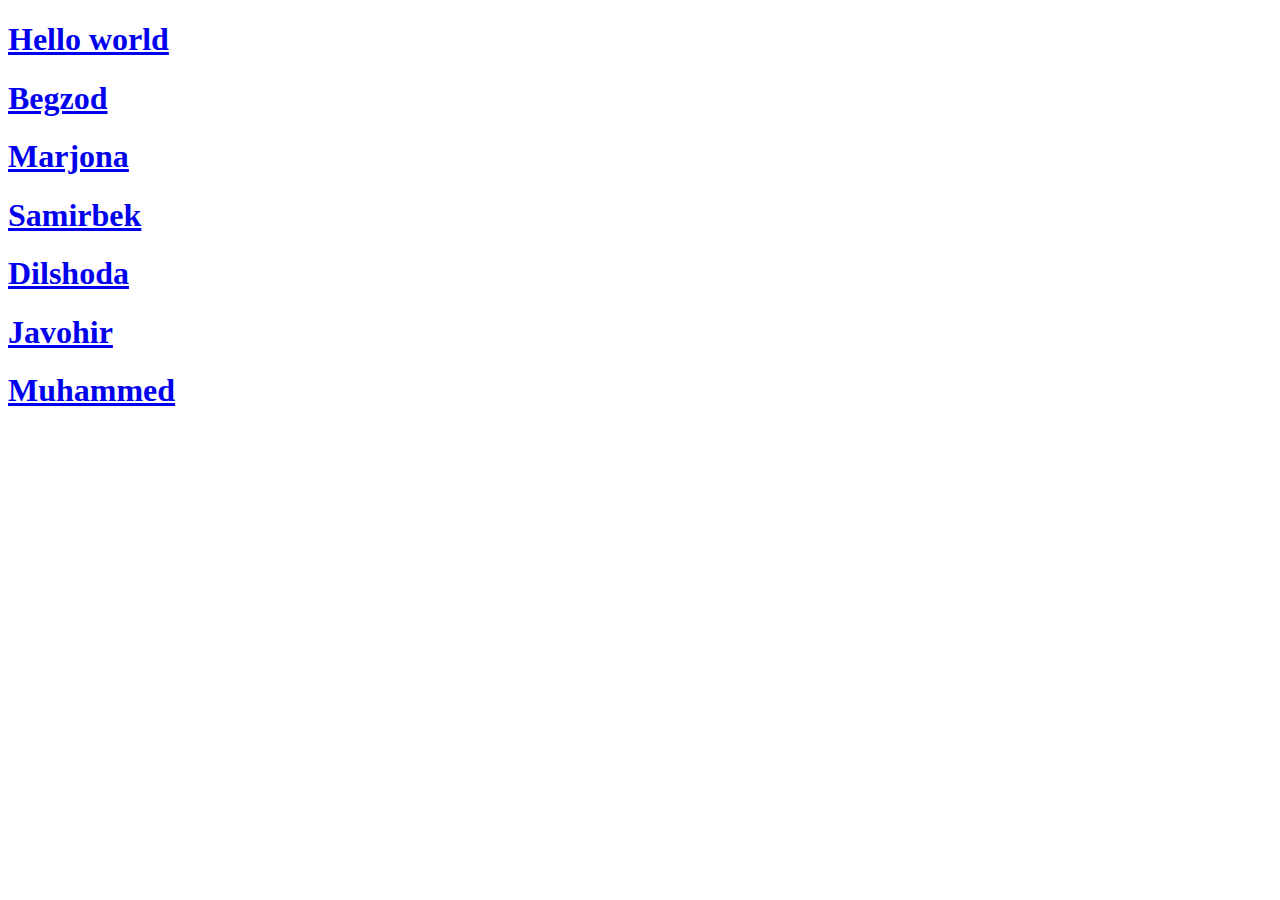
<file: index.html>
<!DOCTYPE html>
<html lang="en">
<head>
    <meta charset="UTF-8">
    <meta name="viewport" content="width=device-width, initial-scale=1.0">
    <title>Jamoa</title>
</head>
<body>

    <h1><a href="./index.html">Hello world</a></h1>
    <h1><a href="./pages/dulik.html">Begzod</a></h1>
    <h1><a href="./pages/marjona.html">Marjona</a></h1>   
    <h1><a href="./pages/samirbek.html">Samirbek</a></h1>
    <h1><a href="./pages/dilshoda.html">Dilshoda</a></h1>
    <h1><a href="./javohir.html">Javohir</a></h1>
    <h1><a href="./pages/muhammed.html">Muhammed</a></h1>

     
</body>
</html>
</file>
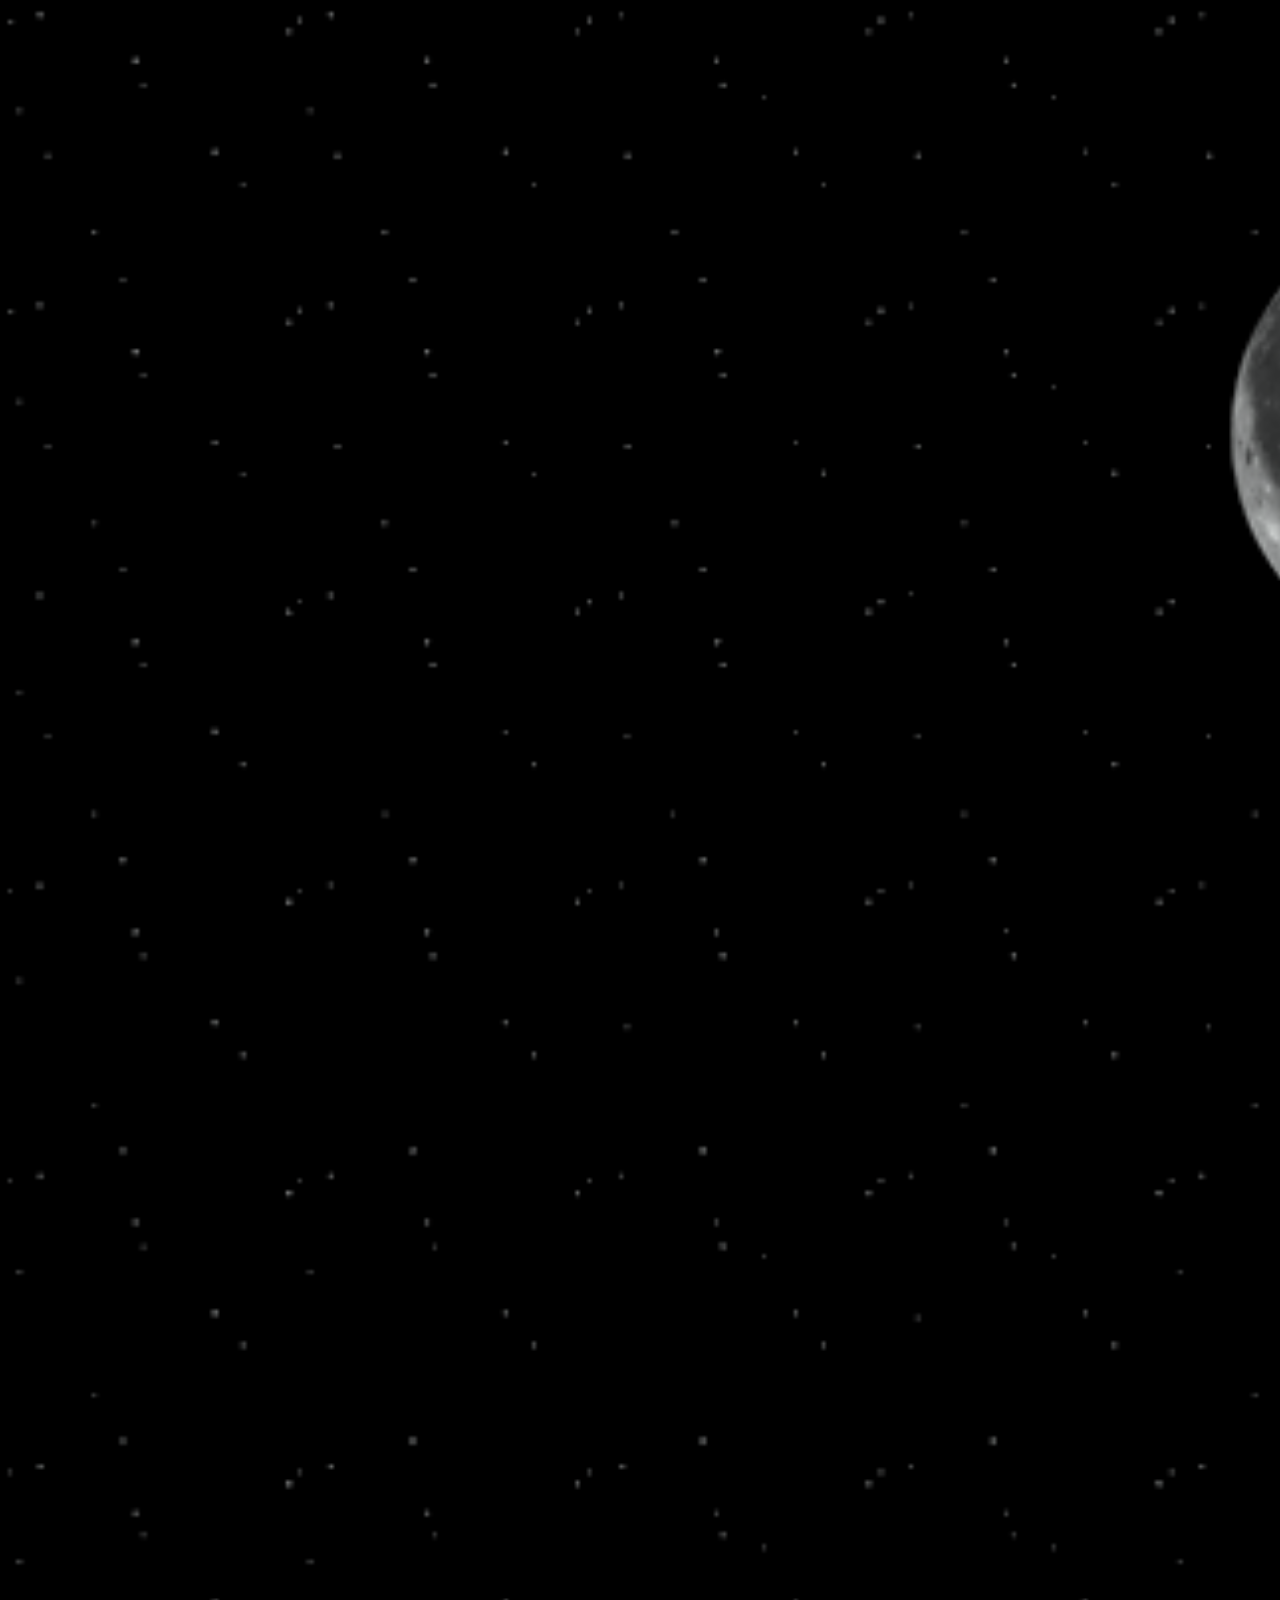
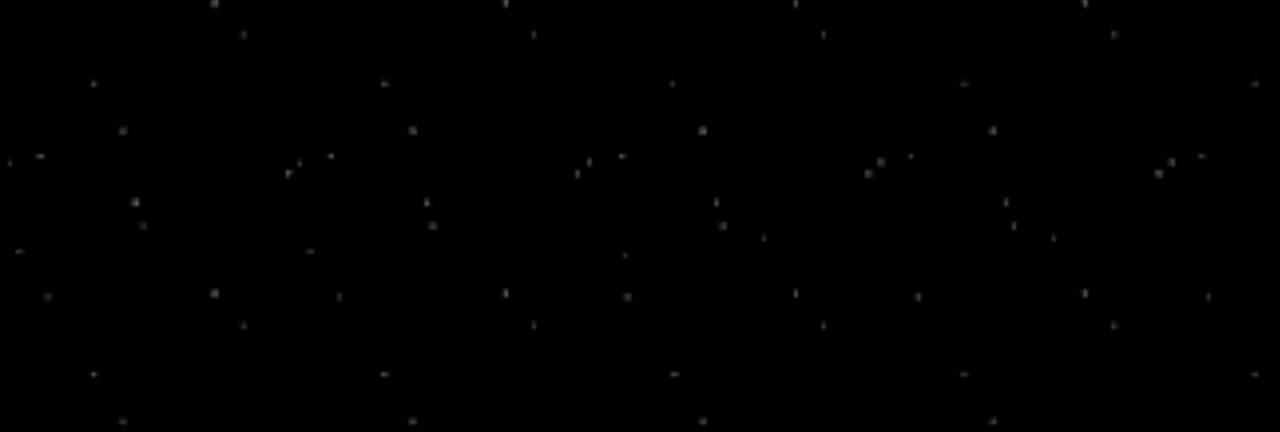
<file: pages/dulik.html>
<!DOCTYPE html>
<html lang="en">
<head>
    <meta charset="UTF-8">
    <meta name="viewport" content="width=device-width, initial-scale=1.0">
    <title>Document</title>
    <link rel="stylesheet" href="./css/bekzod.css">
</head>
<body>
    
<img src="./png.webp" alt="">
</body>
</html>
</file>
<file: pages/css/bekzod.css>
body {
    background-image: url("./image.png");
    background-repeat: no-repeat;
    background-size: cover;
    overflow: hidden;
}
img {
    margin-top: 1500PX;
    margin-left: 1400px;
    animation-name: beki;
    animation-duration: 2s; 
    animation-iteration-count: infinite;
    animation-timing-function: ease-in-out;
}

img:hover{
    animation-play-state: paused;
}

@keyframes beki {
    from {
        margin-bottom: 1700px;
    }

    to {
        margin-top: -2000px;
    }
}
</file>
